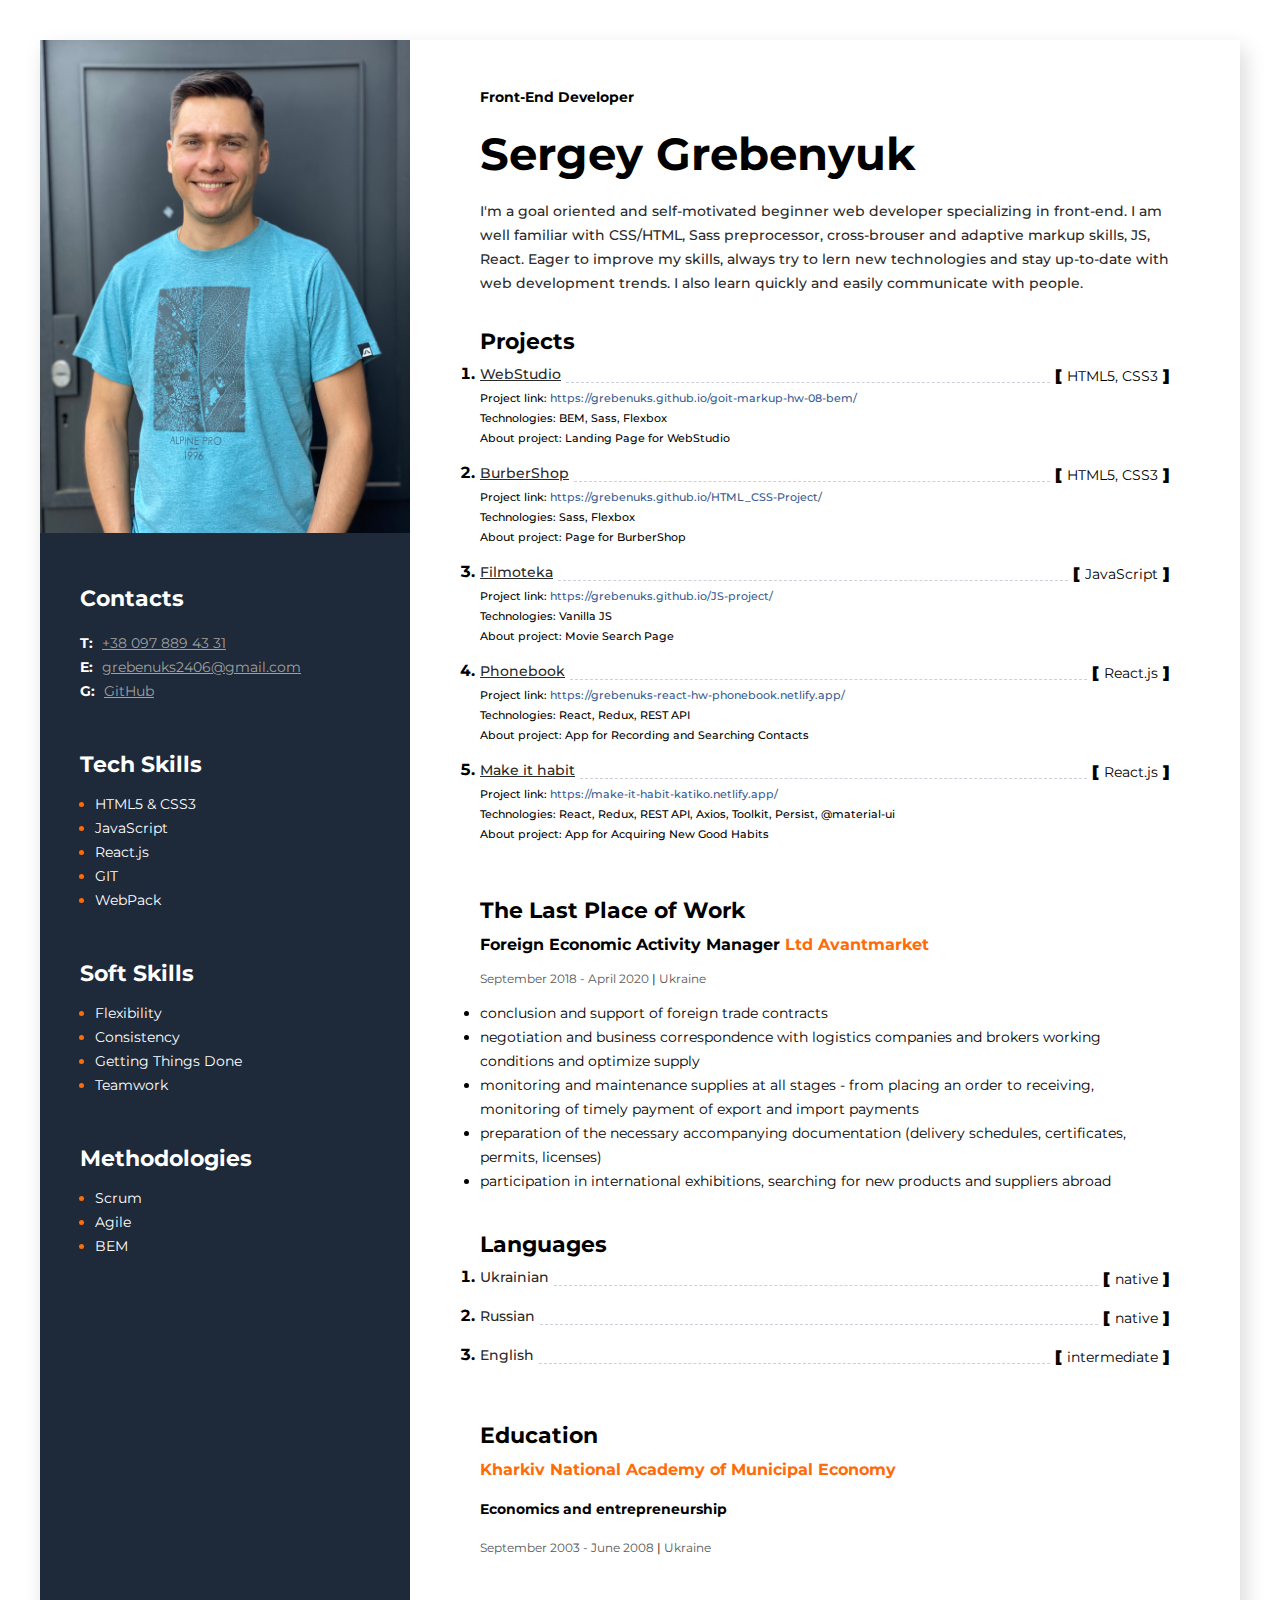
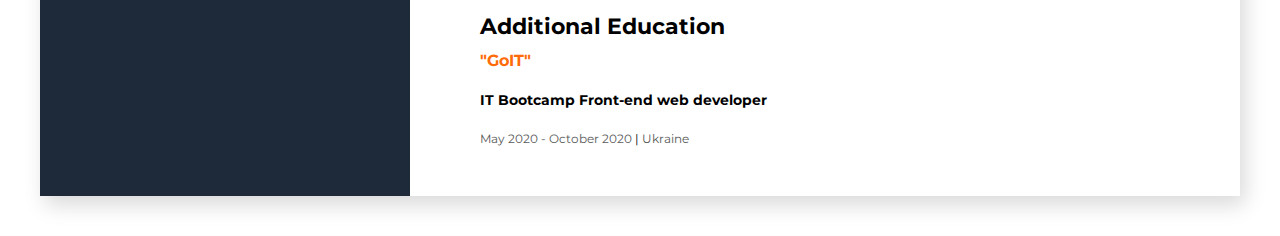
<file: index.html>
<!DOCTYPE html>
<html lang="en">
  <head>
    <meta charset="UTF-8" />
    <meta name="viewport" content="width=device-width, initial-scale=1.0" />
    <link rel="stylesheet" href="./css/styles.css" />
    <link
      href="https://fonts.googleapis.com/css2?family=Montserrat:wght@400;500;700&display=swap"
      rel="stylesheet"
    />
    <link rel="icon" type="image/png" href="favicon-32x32.png" sizes="32x32" />
    <title>My resume</title>
  </head>
  <body>
    <!-- main container -->
    <div class="wrapper">
      <aside class="sidebar">
        <img class="my-photo" src="./image/me.HEIC" alt="My photo" />
        <!-- contacts conteiner -->
        <div>
          <div class="contacts-container">
            <h3 class="contacts-title">Contacts</h3>
            <ul>
              <li class="contacts-container-item">
                <span class="contacts-item">T:</span>
                <a class="contacts-link" href="tel:380978894331"
                  >+38 097 889 43 31</a
                >
              </li>
              <li class="contacts-container-item">
                <span class="contacts-item">E:</span>
                <a class="contacts-link" href="mailto:grebenuks2406@gmail.com"
                  >grebenuks2406@gmail.com</a
                >
              </li>
              <li class="contacts-container-item">
                <span class="contacts-item">G:</span>
                <a class="contacts-link" href="https://github.com/grebenuks"
                  >GitHub</a
                >
              </li>
            </ul>
          </div>
          <!-- tech skills container -->
          <div class="tech-skills-container">
            <h3 class="tech-skills-title">Tech Skills</h3>
            <ul>
              <li class="tech-skills-item">
                <span class="tech-skills-text">HTML5 & CSS3</span>
              </li>
              <li class="tech-skills-item">
                <span class="tech-skills-text">JavaScript</span>
              </li>
              <li class="tech-skills-item">
                <span class="tech-skills-text">React.js</span>
              </li>
              <li class="tech-skills-item">
                <span class="tech-skills-text">GIT</span>
              </li>
              <li class="tech-skills-item">
                <span class="tech-skills-text">WebPack</span>
              </li>

              <!-- <li class="tech-skills-item">
                <span class="tech-skills-text">Node.js</span>
              </li> -->
              <!-- <li class="tech-skills-item">
                <span class="tech-skills-text">React-Native</span>
              </li> -->
            </ul>
          </div>
          <!-- soft skills -->
          <div class="soft-skills-container">
            <h3 class="soft-skills-title">Soft Skills</h3>
            <ul>
              <li class="soft-skills-item">
                <span class="soft-skills-text">Flexibility</span>
              </li>
              <li class="soft-skills-item">
                <span class="soft-skills-text">Consistency</span>
              </li>
              <li class="soft-skills-item">
                <span class="soft-skills-text">Getting Things Done</span>
              </li>
              <li class="soft-skills-item">
                <span class="soft-skills-text">Teamwork</span>
              </li>
            </ul>
          </div>
          <!-- Methodologies -->
          <div class="soft-skills-container">
            <h3 class="soft-skills-title">Methodologies</h3>
            <ul>
              <li class="soft-skills-item">
                <span class="soft-skills-text">Scrum</span>
              </li>
              <li class="soft-skills-item">
                <span class="soft-skills-text">Agile</span>
              </li>
              <li class="soft-skills-item">
                <span class="soft-skills-text">BEM</span>
              </li>
            </ul>
          </div>
        </div>
      </aside>

      <!-- about me container -->
      <div class="about-me-container">
        <!-- about me main info -->
        <div class="info-container">
          <h2 class="speciality">Front-End Developer</h2>
          <h1 class="name">Sergey Grebenyuk</h1>

          <p class="description">
            I'm a goal oriented and self-motivated beginner web developer
            specializing in front-end. I am well familiar with CSS/HTML, Sass
            preprocessor, cross-brouser and adaptive markup skills, JS, React.
            Eager to improve my skills, always try to lern new technologies and
            stay up-to-date with web development trends. I also learn quickly
            and easily communicate with people.
          </p>
        </div>

        <!-- project container -->
        <div class="project-container">
          <h3 class="about-me-title">Projects</h3>
          <ol class="project-list">
            <li class="project-item">
              <div class="project-item-container">
                <a
                  class="project-link"
                  href="https://grebenuks.github.io/goit-markup-hw-08-bem/"
                  target="_blank"
                  >WebStudio</a
                >
                <span class="tech"
                  ><b class="bracket">[ </b
                  ><span class="tech-name">HTML5, CSS3</span
                  ><b class="bracket"> ]</b></span
                >
              </div>
              <p class="about-project-text">
                Project link:
                <a
                  class="about-project-text-link"
                  href="https://grebenuks.github.io/goit-markup-hw-08-bem/"
                  >https://grebenuks.github.io/goit-markup-hw-08-bem/</a
                >
              </p>
              <p class="about-project-text">Technologies: BEM, Sass, Flexbox</p>
              <p class="about-project-text">
                About project: Landing Page for WebStudio
              </p>
            </li>
            <li class="project-item">
              <div class="project-item-container">
                <a
                  class="project-link"
                  href="https://grebenuks.github.io/HTML_CSS-Project/"
                  target="_blank"
                  >BurberShop</a
                >
                <span class="tech"
                  ><b class="bracket">[ </b
                  ><span class="tech-name">HTML5, CSS3</span
                  ><b class="bracket"> ]</b></span
                >
              </div>

              <p class="about-project-text">
                Project link:
                <a
                  class="about-project-text-link"
                  href="https://grebenuks.github.io/HTML_CSS-Project/"
                  >https://grebenuks.github.io/HTML_CSS-Project/</a
                >
              </p>
              <p class="about-project-text">Technologies: Sass, Flexbox</p>
              <p class="about-project-text">
                About project: Page for BurberShop
              </p>
            </li>
            <li class="project-item">
              <div class="project-item-container">
                <a
                  class="project-link"
                  href="https://grebenuks.github.io/JS-project/"
                  target="_blank"
                  >Filmoteka</a
                ><span class="tech"
                  ><b class="bracket">[ </b
                  ><span class="tech-name">JavaScript</span
                  ><b class="bracket"> ]</b></span
                >
              </div>
              <p class="about-project-text">
                Project link:
                <a
                  class="about-project-text-link"
                  href="https://grebenuks.github.io/JS-project/"
                  target="_blank"
                  >https://grebenuks.github.io/JS-project/</a
                >
              </p>
              <p class="about-project-text">Technologies: Vanilla JS</p>
              <p class="about-project-text">About project: Movie Search Page</p>
            </li>
            <li class="project-item">
              <div class="project-item-container">
                <a
                  class="project-link"
                  href="https://grebenuks-react-hw-phonebook.netlify.app/"
                  target="_blank"
                  >Phonebook</a
                ><span class="tech"
                  ><b class="bracket">[ </b
                  ><span class="tech-name">React.js</span
                  ><b class="bracket"> ]</b></span
                >
              </div>
              <p class="about-project-text">
                Project link:
                <a
                  class="about-project-text-link"
                  href="https://grebenuks-react-hw-phonebook.netlify.app/"
                  target="_blank"
                  >https://grebenuks-react-hw-phonebook.netlify.app/</a
                >
              </p>
              <p class="about-project-text">
                Technologies: React, Redux, REST API
              </p>
              <p class="about-project-text">
                About project: App for Recording and Searching Contacts
              </p>
            </li>
            <li class="project-item">
              <div class="project-item-container">
                <a
                  class="project-link"
                  href="https://make-it-habit-katiko.netlify.app/"
                  target="_blank"
                  >Make it habit</a
                ><span class="tech"
                  ><b class="bracket">[ </b
                  ><span class="tech-name">React.js</span
                  ><b class="bracket"> ]</b></span
                >
              </div>
              <p class="about-project-text">
                Project link:
                <a
                  class="about-project-text-link"
                  href="https://make-it-habit-katiko.netlify.app/"
                  target="_blank"
                  >https://make-it-habit-katiko.netlify.app/</a
                >
              </p>
              <p class="about-project-text">
                Technologies: React, Redux, REST API, Axios, Toolkit, Persist,
                @material-ui
              </p>
              <p class="about-project-text">
                About project: App for Acquiring New Good Habits
              </p>
            </li>
          </ol>
        </div>

        <!-- work experience -->
        <div class="work-experience">
          <h3 class="about-me-title">The Last Place of Work</h3>
          <!--? company 1 -->
          <div>
            <h4 class="company-profession">
              Foreign Economic Activity Manager
              <span class="company-name">Ltd Avantmarket</span>
            </h4>
            <span class="date work-experience"
              >September 2018 - April 2020
              <span class="profession-devidor">|</span> Ukraine</span
            >
            <ul class="profession-duties">
              <li class="profession-duties-item">
                conclusion and support of foreign trade contracts
              </li>
              <li class="profession-duties-item">
                negotiation and business correspondence with logistics companies
                and brokers working conditions and optimize supply
              </li>
              <li class="profession-duties-item">
                monitoring and maintenance supplies at all stages - from placing
                an order to receiving, monitoring of timely payment of export
                and import payments
              </li>
              <li class="profession-duties-item">
                preparation of the necessary accompanying documentation
                (delivery schedules, certificates, permits, licenses)
              </li>
              <li class="profession-duties-item">
                participation in international exhibitions, searching for new
                products and suppliers abroad
              </li>
            </ul>
          </div>
          <!--? company 2 -->
          <!-- <div>
            <h4 class="company-profession">
              Head of Purchase Department
              <span class="company-name">Market chain PivoBank</span>
            </h4>
            <span class="date"
              >July 2016 - April 2017
              <span class="profession-devidor">|</span> Ukraine</span
            >
            <ul class="profession-duties">
              <li class="profession-duties-item">
                conducting business negotiations with new suppliers, improvement
                of agreements with active suppliers, conducting mutual
                settlements with suppliers, searching for optimal suppliers to
                provide of new goods and new services
              </li>
              <li class="profession-duties-item">
                maintaining a liquid and marginal assortment on the shelves of
                the chain, control the prices in the chain
              </li>
              <li class="profession-duties-item">
                development and implementation of software improvements (1C)
              </li>
            </ul>
          </div> -->
          <!--? company 3 -->
          <!-- <div>
            <h4 class="company-profession">
              Manager <span class="company-name">Ltd Avantmarket</span>
            </h4>
            <span class="date"
              >July 2014 - June 2016
              <span class="profession-devidor">|</span> Ukraine</span
            >
            <ul class="profession-duties">
              <li class="profession-duties-item">
                wholesales of goods for tourism and sports activities, to retail
                stores in the entrusted territory. Searching for new stores and
                new directions to sell goods and increase sales in the territory
              </li>
              <li class="profession-duties-item">
                control and documentary support of orders, control the
                customer's balances of goods, through CRM and "cold" calls
              </li>
              <li class="profession-duties-item">
                presentation and introduction of new brands and positions,
                conducting analytics with competing companies and brands,
                studying, analyzing and comparing any competing products, price
                control, maintenance of RRP, work on the territory on business
                trips, personal communication with decision makers
              </li>
            </ul>
          </div> -->
        </div>
        <!-- Languages -->
        <div class="project-container">
          <h3 class="about-me-title">Languages</h3>
          <ol class="project-list">
            <li class="project-item">
              <div class="project-item-container">
                <span class="project-link" href="#">Ukrainian</span>
                <span class="tech"
                  ><b class="bracket">[ </b><span class="tech-name">native</span
                  ><b class="bracket"> ]</b></span
                >
              </div>
            </li>
            <li class="project-item">
              <div class="project-item-container">
                <span class="project-link">Russian</span>
                <span class="tech"
                  ><b class="bracket">[ </b><span class="tech-name">native</span
                  ><b class="bracket"> ]</b></span
                >
              </div>
            </li>
            <li class="project-item">
              <div class="project-item-container">
                <span class="project-link">English</span
                ><span class="tech"
                  ><b class="bracket">[ </b
                  ><span class="tech-name">intermediate</span
                  ><b class="bracket"> ]</b></span
                >
              </div>
            </li>
          </ol>
        </div>

        <!-- education -->
        <div class="education-container">
          <h3 class="about-me-title">Education</h3>
          <p class="university-name">
            Kharkiv National Academy of Municipal Economy
          </p>
          <p class="university-speciality">Economics and entrepreneurship</p>
          <span class="date"
            >September 2003 - June 2008
            <span class="profession-devidor">|</span> Ukraine</span
          >
        </div>
        <div class="education-container">
          <h3 class="about-me-title">Additional Education</h3>
          <p class="university-name">"GoIT"</p>
          <p class="university-speciality">
            IT Bootcamp Front-end web developer
          </p>
          <span class="date"
            >May 2020 - October 2020
            <span class="profession-devidor">|</span> Ukraine</span
          >
        </div>
      </div>
    </div>
  </body>
</html>
</file>
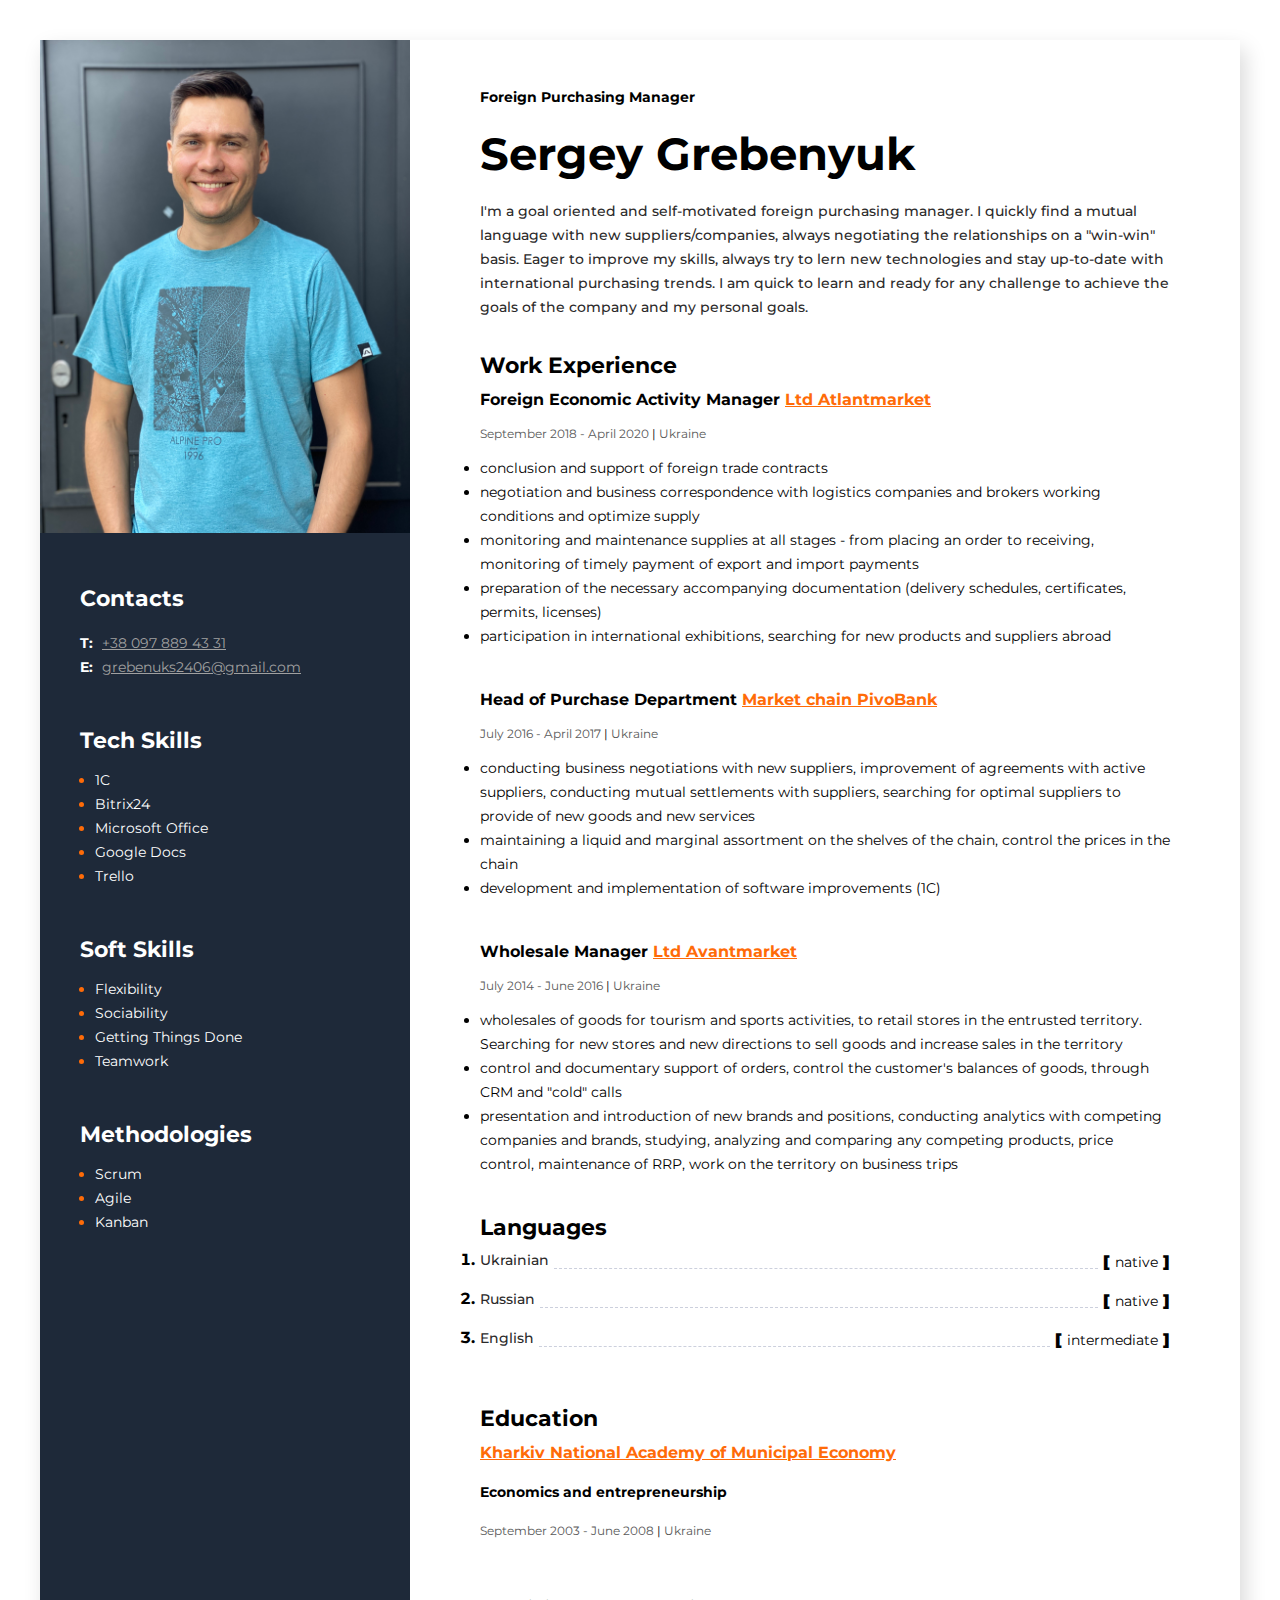
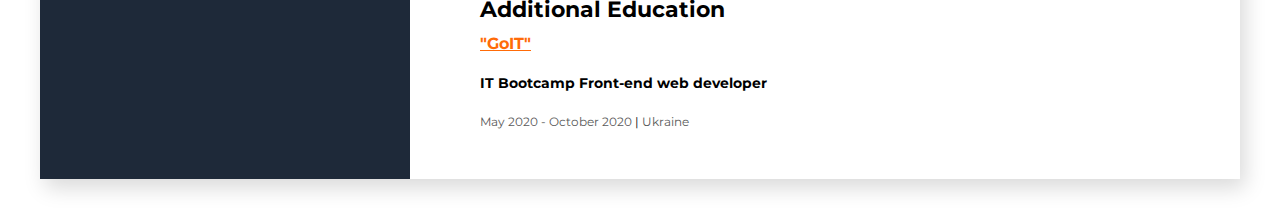
<file: cv.html>
<!DOCTYPE html>
<html lang="en">
  <head>
    <meta charset="UTF-8" />
    <meta name="viewport" content="width=device-width, initial-scale=1.0" />
    <link rel="stylesheet" href="./css/styles.css" />
    <link
      href="https://fonts.googleapis.com/css2?family=Montserrat:wght@400;700&display=swap"
      rel="stylesheet"
    />
    <link rel="icon" type="image/png" href="favicon-32x32.png" sizes="32x32" />
    <title>CV</title>
  </head>
  <body>
    <!-- main container -->
    <div class="wrapper">
      <aside class="sidebar">
        <img class="my-photo" src="./image/me.HEIC" alt="My photo" />
        <!-- contacts conteiner -->
        <div>
          <div class="contacts-container">
            <h3 class="contacts-title">Contacts</h3>
            <ul>
              <li class="contacts-container-item">
                <span class="contacts-item">T:</span>
                <a class="contacts-link" href="tel:380978894331"
                  >+38 097 889 43 31</a
                >
              </li>
              <li class="contacts-container-item">
                <span class="contacts-item">E:</span>
                <a class="contacts-link" href="mailto:grebenuks2406@gmail.com"
                  >grebenuks2406@gmail.com</a
                >
              </li>
              <!-- <li class="contacts-container-item">
                <span class="contacts-item">G:</span>
                <a class="contacts-link" href="https://github.com/grebenuks"
                  >GitHub</a
                >
              </li> -->
            </ul>
          </div>
          <!-- tech skills container -->
          <div class="tech-skills-container">
            <h3 class="tech-skills-title">Tech Skills</h3>
            <ul>
              <li class="tech-skills-item">
                <span class="tech-skills-text">1C</span>
              </li>
              <li class="tech-skills-item">
                <span class="tech-skills-text">Bitrix24</span>
              </li>
              <li class="tech-skills-item">
                <span class="tech-skills-text">Microsoft Office</span>
              </li>
              <li class="tech-skills-item">
                <span class="tech-skills-text">Google Docs</span>
              </li>
              <li class="tech-skills-item">
                <span class="tech-skills-text">Trello</span>
              </li>

              <!-- <li class="tech-skills-item">
                <span class="tech-skills-text">Node.js</span>
              </li> -->
              <!-- <li class="tech-skills-item">
                <span class="tech-skills-text">React-Native</span>
              </li> -->
            </ul>
          </div>
          <!-- soft skills -->
          <div class="soft-skills-container">
            <h3 class="soft-skills-title">Soft Skills</h3>
            <ul>
              <li class="soft-skills-item">
                <span class="soft-skills-text">Flexibility</span>
              </li>
              <li class="soft-skills-item">
                <span class="soft-skills-text">Sociability</span>
              </li>
              <li class="soft-skills-item">
                <span class="soft-skills-text">Getting Things Done</span>
              </li>
              <li class="soft-skills-item">
                <span class="soft-skills-text">Teamwork</span>
              </li>
            </ul>
          </div>
          <!-- Methodologies -->
          <div class="soft-skills-container">
            <h3 class="soft-skills-title">Methodologies</h3>
            <ul>
              <li class="soft-skills-item">
                <span class="soft-skills-text">Scrum</span>
              </li>
              <li class="soft-skills-item">
                <span class="soft-skills-text">Agile</span>
              </li>
              <li class="soft-skills-item">
                <span class="soft-skills-text">Kanban</span>
              </li>
            </ul>
          </div>
        </div>
      </aside>

      <!-- about me container -->
      <div class="about-me-container">
        <!-- about me main info -->
        <div class="info-container">
          <h2 class="speciality">Foreign Purchasing Manager</h2>
          <h1 class="name">Sergey Grebenyuk</h1>

          <p class="description">
            I'm a goal oriented and self-motivated foreign purchasing manager. I
            quickly find a mutual language with new suppliers/companies, always
            negotiating the relationships on a "win-win" basis. Eager to improve
            my skills, always try to lern new technologies and stay up-to-date
            with international purchasing trends. I am quick to learn and ready
            for any challenge to achieve the goals of the company and my
            personal goals.
          </p>
        </div>

        <!-- work experience -->
        <div class="work-experience">
          <h3 class="about-me-title">Work Experience</h3>
          <!--? company 1 -->
          <div class="work-experience-container">
            <h4 class="company-profession">
              Foreign Economic Activity Manager
              <a
                href="https://atlantmarket.com.ua/"
                class="company-name"
                target="_blank"
                >Ltd Atlantmarket</a
              >
            </h4>
            <span class="date work-experience"
              >September 2018 - April 2020
              <span class="profession-devidor">|</span> Ukraine</span
            >
            <ul class="profession-duties">
              <li class="profession-duties-item">
                conclusion and support of foreign trade contracts
              </li>
              <li class="profession-duties-item">
                negotiation and business correspondence with logistics companies
                and brokers working conditions and optimize supply
              </li>
              <li class="profession-duties-item">
                monitoring and maintenance supplies at all stages - from placing
                an order to receiving, monitoring of timely payment of export
                and import payments
              </li>
              <li class="profession-duties-item">
                preparation of the necessary accompanying documentation
                (delivery schedules, certificates, permits, licenses)
              </li>
              <li class="profession-duties-item">
                participation in international exhibitions, searching for new
                products and suppliers abroad
              </li>
            </ul>
          </div>
          <!--? company 2 -->
          <div class="work-experience-container">
            <h4 class="company-profession">
              Head of Purchase Department
              <a
                href="https://pivobank.ua/"
                class="company-name"
                target="_blank"
                >Market chain PivoBank</a
              >
            </h4>
            <span class="date work-experience"
              >July 2016 - April 2017
              <span class="profession-devidor">|</span> Ukraine</span
            >
            <ul class="profession-duties">
              <li class="profession-duties-item">
                conducting business negotiations with new suppliers, improvement
                of agreements with active suppliers, conducting mutual
                settlements with suppliers, searching for optimal suppliers to
                provide of new goods and new services
              </li>
              <li class="profession-duties-item">
                maintaining a liquid and marginal assortment on the shelves of
                the chain, control the prices in the chain
              </li>
              <li class="profession-duties-item">
                development and implementation of software improvements (1C)
              </li>
            </ul>
          </div>
          <!--? company 3 -->
          <div class="work-experience-container">
            <h4 class="company-profession">
              Wholesale Manager
              <a
                href="https://avantmarket.ru/"
                class="company-name"
                target="_blank"
                >Ltd Avantmarket</a
              >
            </h4>
            <span class="date work-experience"
              >July 2014 - June 2016
              <span class="profession-devidor">|</span> Ukraine</span
            >
            <ul class="profession-duties">
              <li class="profession-duties-item">
                wholesales of goods for tourism and sports activities, to retail
                stores in the entrusted territory. Searching for new stores and
                new directions to sell goods and increase sales in the territory
              </li>
              <li class="profession-duties-item">
                control and documentary support of orders, control the
                customer's balances of goods, through CRM and "cold" calls
              </li>
              <li class="profession-duties-item">
                presentation and introduction of new brands and positions,
                conducting analytics with competing companies and brands,
                studying, analyzing and comparing any competing products, price
                control, maintenance of RRP, work on the territory on business
                trips
              </li>
            </ul>
          </div>
        </div>
        <!-- Languages -->
        <div class="project-container">
          <h3 class="about-me-title">Languages</h3>
          <ol class="project-list">
            <li class="project-item">
              <div class="project-item-container">
                <span class="project-link" href="#">Ukrainian</span>
                <span class="tech"
                  ><b class="bracket">[ </b><span class="tech-name">native</span
                  ><b class="bracket"> ]</b></span
                >
              </div>
            </li>
            <li class="project-item">
              <div class="project-item-container">
                <span class="project-link">Russian</span>
                <span class="tech"
                  ><b class="bracket">[ </b><span class="tech-name">native</span
                  ><b class="bracket"> ]</b></span
                >
              </div>
            </li>
            <li class="project-item">
              <div class="project-item-container">
                <span class="project-link">English</span
                ><span class="tech"
                  ><b class="bracket">[ </b
                  ><span class="tech-name">intermediate</span
                  ><b class="bracket"> ]</b></span
                >
              </div>
            </li>
          </ol>
        </div>

        <!-- education -->
        <div class="education-container">
          <h3 class="about-me-title">Education</h3>
          <a
            href="https://www.kname.edu.ua/"
            target="_blank"
            class="university-name"
          >
            Kharkiv National Academy of Municipal Economy
          </a>
          <p class="university-speciality">Economics and entrepreneurship</p>
          <span class="date"
            >September 2003 - June 2008
            <span class="profession-devidor">|</span> Ukraine</span
          >
        </div>
        <div class="education-container">
          <h3 class="about-me-title">Additional Education</h3>
          <a href="https://goit.ua/" target="_blank" class="university-name"
            >"GoIT"</a
          >
          <p class="university-speciality">
            IT Bootcamp Front-end web developer
          </p>
          <span class="date"
            >May 2020 - October 2020
            <span class="profession-devidor">|</span> Ukraine</span
          >
        </div>
      </div>
    </div>
  </body>
</html>
</file>
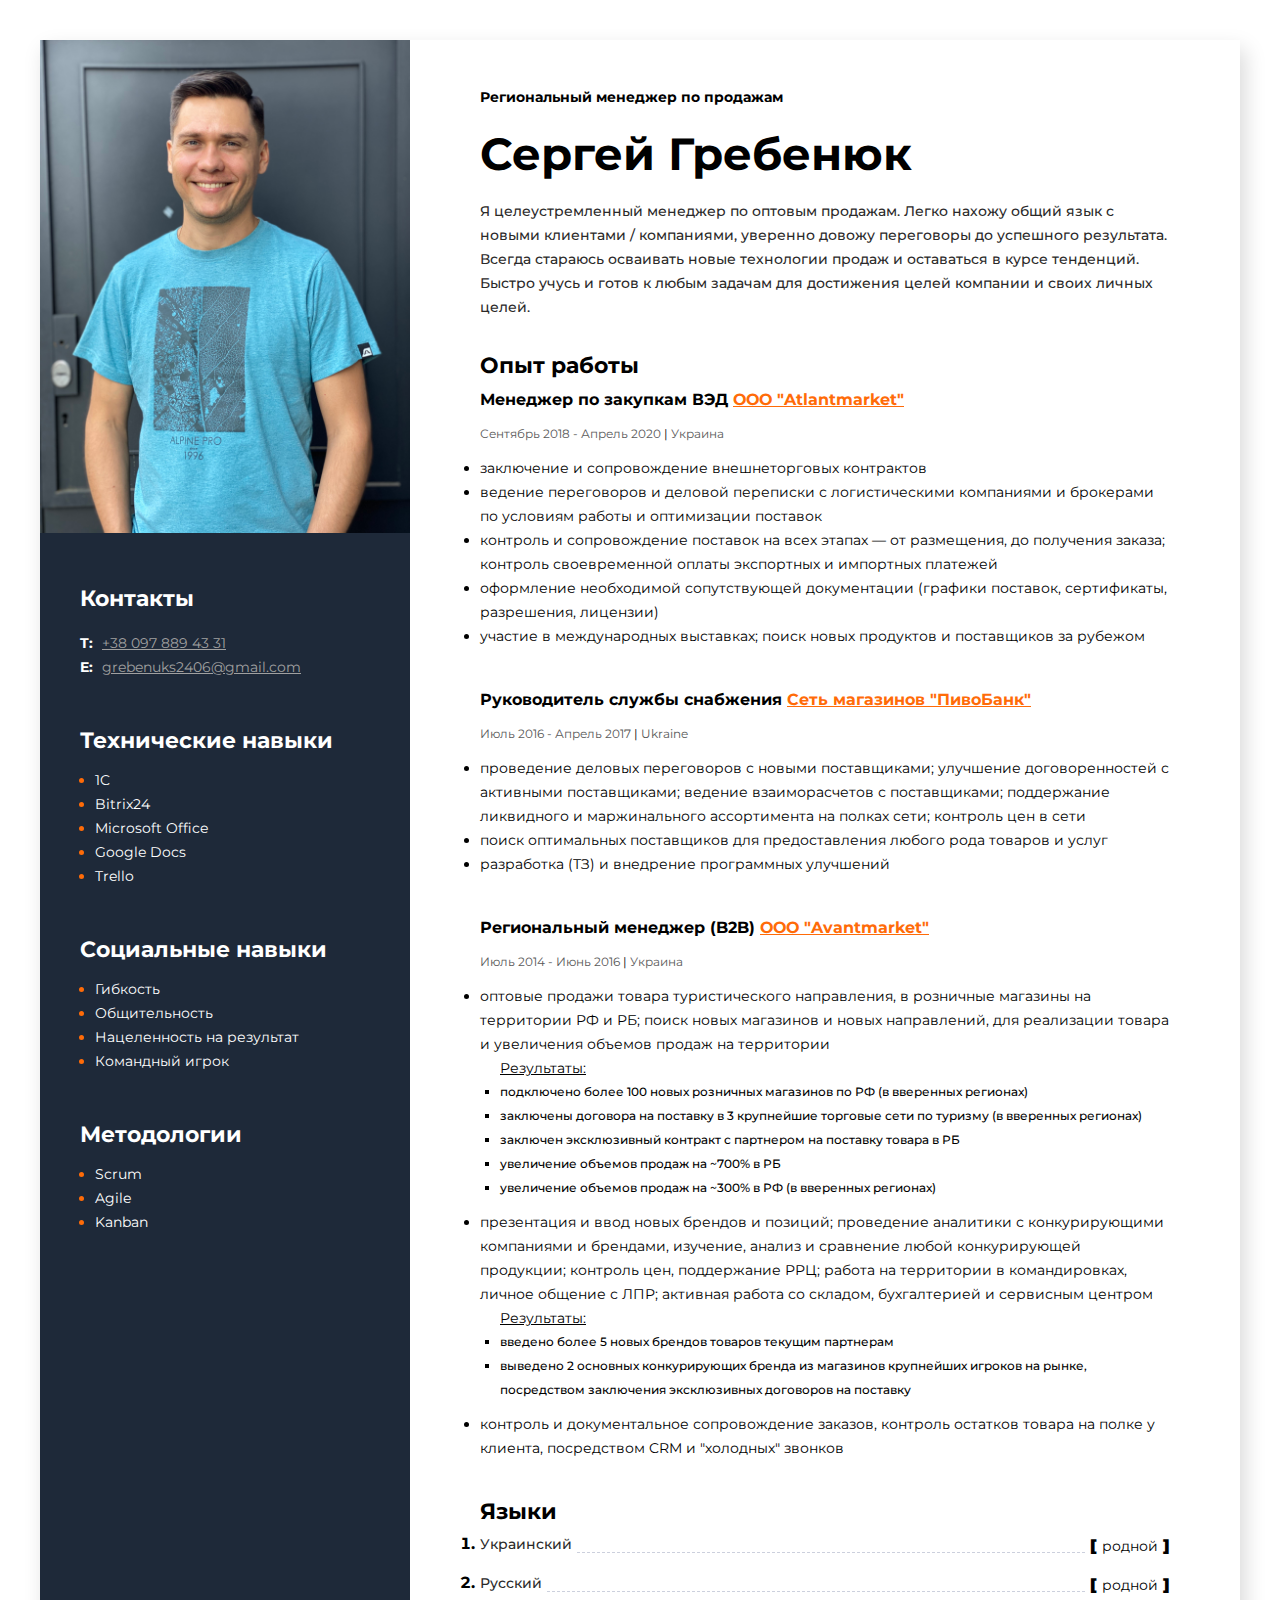
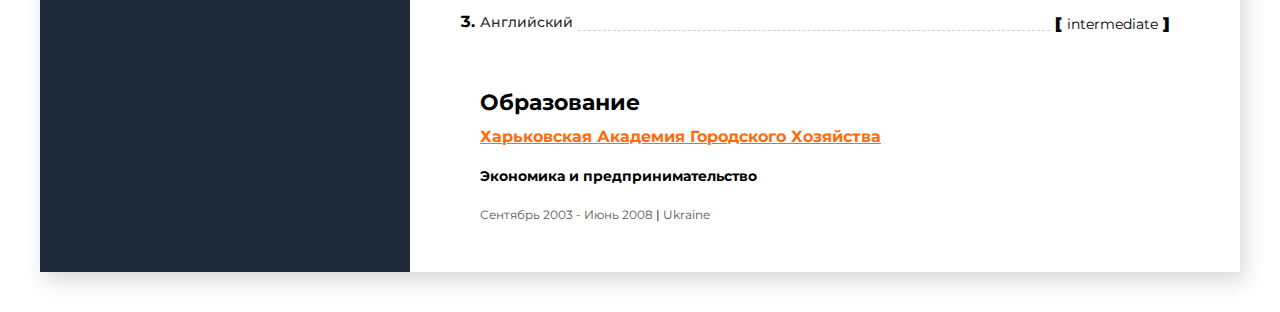
<file: cvrus.html>
<!DOCTYPE html>
<html lang="ru">
  <head>
    <meta charset="UTF-8" />
    <meta name="viewport" content="width=device-width, initial-scale=1.0" />
    <link rel="stylesheet" href="./css/styles.css" />
    <link
      href="https://fonts.googleapis.com/css2?family=Montserrat:wght@400;700&display=swap"
      rel="stylesheet"
    />
    <link rel="icon" type="image/png" href="favicon-32x32.png" sizes="32x32" />
    <title>CV-RUS</title>
  </head>
  <body>
    <!-- main container -->
    <div class="wrapper">
      <aside class="sidebar">
        <img class="my-photo" src="./image/me.HEIC" alt="My photo" />
        <!-- contacts conteiner -->
        <div>
          <div class="contacts-container">
            <h3 class="contacts-title">Контакты</h3>
            <ul>
              <li class="contacts-container-item">
                <span class="contacts-item">T:</span>
                <a class="contacts-link" href="tel:380978894331"
                  >+38 097 889 43 31</a
                >
              </li>
              <li class="contacts-container-item">
                <span class="contacts-item">E:</span>
                <a class="contacts-link" href="mailto:grebenuks2406@gmail.com"
                  >grebenuks2406@gmail.com</a
                >
              </li>
              <!-- <li class="contacts-container-item">
                <span class="contacts-item">G:</span>
                <a class="contacts-link" href="https://github.com/grebenuks"
                  >GitHub</a
                >
              </li> -->
            </ul>
          </div>
          <!-- tech skills container -->
          <div class="tech-skills-container">
            <h3 class="tech-skills-title">Технические навыки</h3>
            <ul>
              <li class="tech-skills-item">
                <span class="tech-skills-text">1C</span>
              </li>
              <li class="tech-skills-item">
                <span class="tech-skills-text">Bitrix24</span>
              </li>
              <li class="tech-skills-item">
                <span class="tech-skills-text">Microsoft Office</span>
              </li>
              <li class="tech-skills-item">
                <span class="tech-skills-text">Google Docs</span>
              </li>
              <li class="tech-skills-item">
                <span class="tech-skills-text">Trello</span>
              </li>

              <!-- <li class="tech-skills-item">
                <span class="tech-skills-text">Node.js</span>
              </li> -->
              <!-- <li class="tech-skills-item">
                <span class="tech-skills-text">React-Native</span>
              </li> -->
            </ul>
          </div>
          <!-- soft skills -->
          <div class="soft-skills-container">
            <h3 class="soft-skills-title">Социальные навыки</h3>
            <ul>
              <li class="soft-skills-item">
                <span class="soft-skills-text">Гибкость</span>
              </li>
              <li class="soft-skills-item">
                <span class="soft-skills-text">Общительность</span>
              </li>
              <li class="soft-skills-item">
                <span class="soft-skills-text">Нацеленность на результат</span>
              </li>
              <li class="soft-skills-item">
                <span class="soft-skills-text">Командный игрок</span>
              </li>
            </ul>
          </div>
          <!-- Methodologies -->
          <div class="soft-skills-container">
            <h3 class="soft-skills-title">Методологии</h3>
            <ul>
              <li class="soft-skills-item">
                <span class="soft-skills-text">Scrum</span>
              </li>
              <li class="soft-skills-item">
                <span class="soft-skills-text">Agile</span>
              </li>
              <li class="soft-skills-item">
                <span class="soft-skills-text">Kanban</span>
              </li>
            </ul>
          </div>
        </div>
      </aside>

      <!-- about me container -->
      <div class="about-me-container">
        <!-- about me main info -->
        <div class="info-container">
          <h2 class="speciality">Региональный менеджер по продажам</h2>
          <h1 class="name">Сергей Гребенюк</h1>

          <p class="description">
            Я целеустремленный менеджер по оптовым продажам. Легко нахожу общий
            язык с новыми клиентами / компаниями, уверенно довожу переговоры до
            успешного результата. Всегда стараюсь осваивать новые технологии
            продаж и оставаться в курсе тенденций. Быстро учусь и готов к любым
            задачам для достижения целей компании и своих личных целей.
          </p>
        </div>

        <!-- work experience -->
        <div class="work-experience">
          <h3 class="about-me-title">Опыт работы</h3>
          <!--? company 1 -->
          <div class="work-experience-container">
            <h4 class="company-profession">
              Менеджер по закупкам ВЭД
              <a
                href="https://atlantmarket.com.ua/"
                class="company-name"
                target="_blank"
                >ООО "Atlantmarket"</a
              >
            </h4>
            <span class="date work-experience"
              >Сентябрь 2018 - Апрель 2020
              <span class="profession-devidor">|</span> Украина</span
            >
            <ul class="profession-duties">
              <li class="profession-duties-item">
                заключение и сопровождение внешнеторговых контрактов
              </li>
              <li class="profession-duties-item">
                ведение переговоров и деловой переписки с логистическими
                компаниями и брокерами по условиям работы и оптимизации поставок
              </li>
              <li class="profession-duties-item">
                контроль и сопровождение поставок на всех этапах — от
                размещения, до получения заказа; контроль своевременной оплаты
                экспортных и импортных платежей
              </li>
              <li class="profession-duties-item">
                оформление необходимой сопутствующей документации (графики
                поставок, сертификаты, разрешения, лицензии)
              </li>
              <li class="profession-duties-item">
                участие в международных выставках; поиск новых продуктов и
                поставщиков за рубежом
              </li>
            </ul>
          </div>
          <!--? company 2 -->
          <div class="work-experience-container">
            <h4 class="company-profession">
              Руководитель службы снабжения
              <a
                href="https://pivobank.ua/"
                class="company-name"
                target="_blank"
                >Сеть магазинов "ПивоБанк"</a
              >
            </h4>
            <span class="date work-experience"
              >Июль 2016 - Апрель 2017
              <span class="profession-devidor">|</span> Ukraine</span
            >
            <ul class="profession-duties">
              <li class="profession-duties-item">
                проведение деловых переговоров с новыми поставщиками; улучшение
                договоренностей с активными поставщиками; ведение взаиморасчетов
                с поставщиками; поддержание ликвидного и маржинального
                ассортимента на полках сети; контроль цен в сети
              </li>
              <li class="profession-duties-item">
                поиск оптимальных поставщиков для предоставления любого рода
                товаров и услуг
              </li>
              <li class="profession-duties-item">
                разработка (ТЗ) и внедрение программных улучшений
              </li>
            </ul>
          </div>
          <!--? company 3 -->
          <div class="work-experience-container">
            <h4 class="company-profession">
              Региональный менеджер (B2B)
              <a
                href="https://avantmarket.ru/"
                class="company-name"
                target="_blank"
                >ООО "Avantmarket"</a
              >
            </h4>
            <span class="date work-experience"
              >Июль 2014 - Июнь 2016
              <span class="profession-devidor">|</span> Украина</span
            >
            <ul class="profession-duties">
              <li class="profession-duties-item">
                оптовые продажи товара туристического направления, в розничные
                магазины на территории РФ и РБ; поиск новых магазинов и новых
                направлений, для реализации товара и увеличения объемов продаж
                на территории
                <p class="und">Результаты:</p>
                <ul class="margin">
                  <li>
                    подключено более 100 новых розничных магазинов по РФ (в
                    вверенных регионах)
                  </li>
                  <li>
                    заключены договора на поставку в 3 крупнейшие торговые сети
                    по туризму (в вверенных регионах)
                  </li>
                  <li>
                    заключен эксклюзивный контракт с партнером на поставку
                    товара в РБ
                  </li>
                  <li>увеличение объемов продаж на ~700% в РБ</li>
                  <li>
                    увеличение объемов продаж на ~300% в РФ (в вверенных
                    регионах)
                  </li>
                </ul>
              </li>
              <li class="profession-duties-item">
                презентация и ввод новых брендов и позиций; проведение аналитики
                с конкурирующими компаниями и брендами, изучение, анализ и
                сравнение любой конкурирующей продукции; контроль цен,
                поддержание РРЦ; работа на территории в командировках, личное
                общение с ЛПР; активная работа со складом, бухгалтерией и
                сервисным центром
                <p class="und">Результаты:</p>
                <ul ul class="margin">
                  <li>
                    введено более 5 новых брендов товаров текущим партнерам
                  </li>
                  <li>
                    выведено 2 основных конкурирующих бренда из магазинов
                    крупнейших игроков на рынке, посредством заключения
                    эксклюзивных договоров на поставку
                  </li>
                </ul>
              </li>
              <li class="profession-duties-item">
                контроль и документальное сопровождение заказов, контроль
                остатков товара на полке у клиента, посредством CRM и "холодных"
                звонков
              </li>
            </ul>
          </div>
        </div>
        <!-- Languages -->
        <div class="project-container">
          <h3 class="about-me-title">Языки</h3>
          <ol class="project-list">
            <li class="project-item">
              <div class="project-item-container">
                <span class="project-link" href="#">Украинский</span>
                <span class="tech"
                  ><b class="bracket">[ </b><span class="tech-name">родной</span
                  ><b class="bracket"> ]</b></span
                >
              </div>
            </li>
            <li class="project-item">
              <div class="project-item-container">
                <span class="project-link">Русский</span>
                <span class="tech"
                  ><b class="bracket">[ </b><span class="tech-name">родной</span
                  ><b class="bracket"> ]</b></span
                >
              </div>
            </li>
            <li class="project-item">
              <div class="project-item-container">
                <span class="project-link">Английский</span
                ><span class="tech"
                  ><b class="bracket">[ </b
                  ><span class="tech-name">intermediate</span
                  ><b class="bracket"> ]</b></span
                >
              </div>
            </li>
          </ol>
        </div>

        <!-- education -->
        <div class="education-container">
          <h3 class="about-me-title">Образование</h3>
          <a
            href="https://www.kname.edu.ua/"
            target="_blank"
            class="university-name"
          >
            Харьковская Академия Городского Хозяйства
          </a>
          <p class="university-speciality">Экономика и предпринимательство</p>
          <span class="date"
            >Сентябрь 2003 - Июнь 2008
            <span class="profession-devidor">|</span> Ukraine</span
          >
        </div>
      </div>
    </div>
  </body>
</html>
</file>
<file: css/styles.css>
* {
  padding: 0;
  margin: 0;
  box-sizing: border-box;
}

body {
  padding: 40px 20px 40px 20px;
  font-family: Montserrat;
}

.wrapper {
  background: #ffffff;
  display: flex;
  max-width: 1200px;
  margin: 0 auto;
  box-shadow: 5px 9px 20px rgba(0, 0, 0, 0.15);
}

.sidebar {
  background: #1e2939;
  max-width: 370px;
}

.my-photo {
  width: 100%;
}

.about-me-container {
  padding-left: 70px;
  padding-right: 70px;
  padding-top: 45px;
  /* padding-top: 70px; */
  padding-bottom: 45px;
  /* padding-bottom: 70px; */
}

.contacts-container {
  padding: 50px 40px 0;
}

.contacts-title {
  color: #ffffff;
  font-size: 22px;
  font-weight: 700;
  line-height: 24px;
  margin-bottom: 20px;
}

.contacts-link {
  font-size: 14px;
  font-weight: 400;
  line-height: 24px;
  color: #a0a0a0;
}

.contacts-item {
  font-size: 14px;
  font-weight: 700;
  line-height: 24px;
  color: #ffffff;
  margin-right: 5px;
}
.contacts-container-item {
  list-style: none;
}

.tech-skills-container {
  padding: 50px 40px 0;
}

.tech-skills-title {
  font-size: 22px;
  font-weight: 700;
  line-height: 24px;
  color: #ffffff;
  margin-bottom: 15px;
}

.tech-skills-item {
  font-size: 14px;
  font-weight: 400;
  line-height: 24px;
  color: #ff6b08;
  margin-left: 15px;
}

.tech-skills-text {
  color: #ffffff;
}
.soft-skills-container {
  padding: 50px 40px 0;
}

.soft-skills-title {
  font-size: 22px;
  font-weight: 700;
  line-height: 24px;
  color: #ffffff;
  margin-bottom: 15px;
}

.soft-skills-item {
  font-size: 14px;
  font-weight: 400;
  line-height: 24px;
  color: #ff6b08;
  margin-left: 15px;
}
.soft-skills-text {
  color: #ffffff;
}

.speciality {
  font-size: 14px;
  font-weight: 700;
  line-height: 24px;
}
.name {
  font-size: 45px;
  font-weight: 700;
  line-height: 90px;
}
.description {
  font-size: 14px;
  font-weight: 500;
  line-height: 24px;
  color: #2b2a2a;
}
.info-container {
  margin-bottom: 35px;
}
.about-me-title {
  font-size: 22px;
  font-weight: 700;
  line-height: 24px;
  margin-bottom: 10px;
}
.project-item {
  font-weight: 700;
  margin-bottom: 15px;
}

.project-link {
  color: #2b2a2a;
  font-size: 14px;
  font-weight: 500;
  line-height: 20px;
}
.about-project-text {
  font-size: 11px;
  font-weight: 500;
  line-height: 20px;
}
.about-project-text-link {
  text-decoration: none;
  color: #355b8f;
}

.project-item-container {
  display: flex;
}

.project-item-container::before {
  content: "";
  border-bottom: 1px dashed rgba(157, 164, 189, 0.52);
  flex-grow: 1;
  order: 2;
  margin: 0 5px 5px;
}
.tech {
  order: 3;
}
.tech-name {
  font-size: 14px;
  font-weight: 400;
  line-height: 24px;
}

.project-container {
  margin-bottom: 55px;
}

.company-profession {
  font-size: 16px;
  font-weight: 700;
  line-height: 24px;
  margin-bottom: 10px;
}
.company-name {
  color: #ff6b08;
}
.date {
  color: #595959;
  font-size: 12px;
  font-weight: 400;
  line-height: 24px;
}
.date.work-experience {
  display: block;
  margin-bottom: 10px;
}
.profession-devidor {
  color: #000000;
}
.work-experience {
  margin-bottom: 40px;
}

.work-experience-container:not(:last-child) {
  margin-bottom: 40px;
}

.profession-duties-item {
  font-size: 14px;
  font-weight: 400;
  line-height: 24px;
}

.university-name {
  font-size: 16px;
  font-weight: 700;
  line-height: 24px;
  color: #ff6b08;

  display: block;
  margin-bottom: 15px;
}
.university-speciality {
  font-size: 14px;
  font-weight: 700;
  line-height: 24px;
  margin-bottom: 15px;
}
.education-container:not(:last-child) {
  margin-bottom: 55px;
}

.und {
  text-decoration: underline;
  margin-left: 20px;
}
.margin {
  margin: 0 0 10px 20px;
  list-style: square;
  font-size: 12px;
  font-weight: 500;
}
</file>
